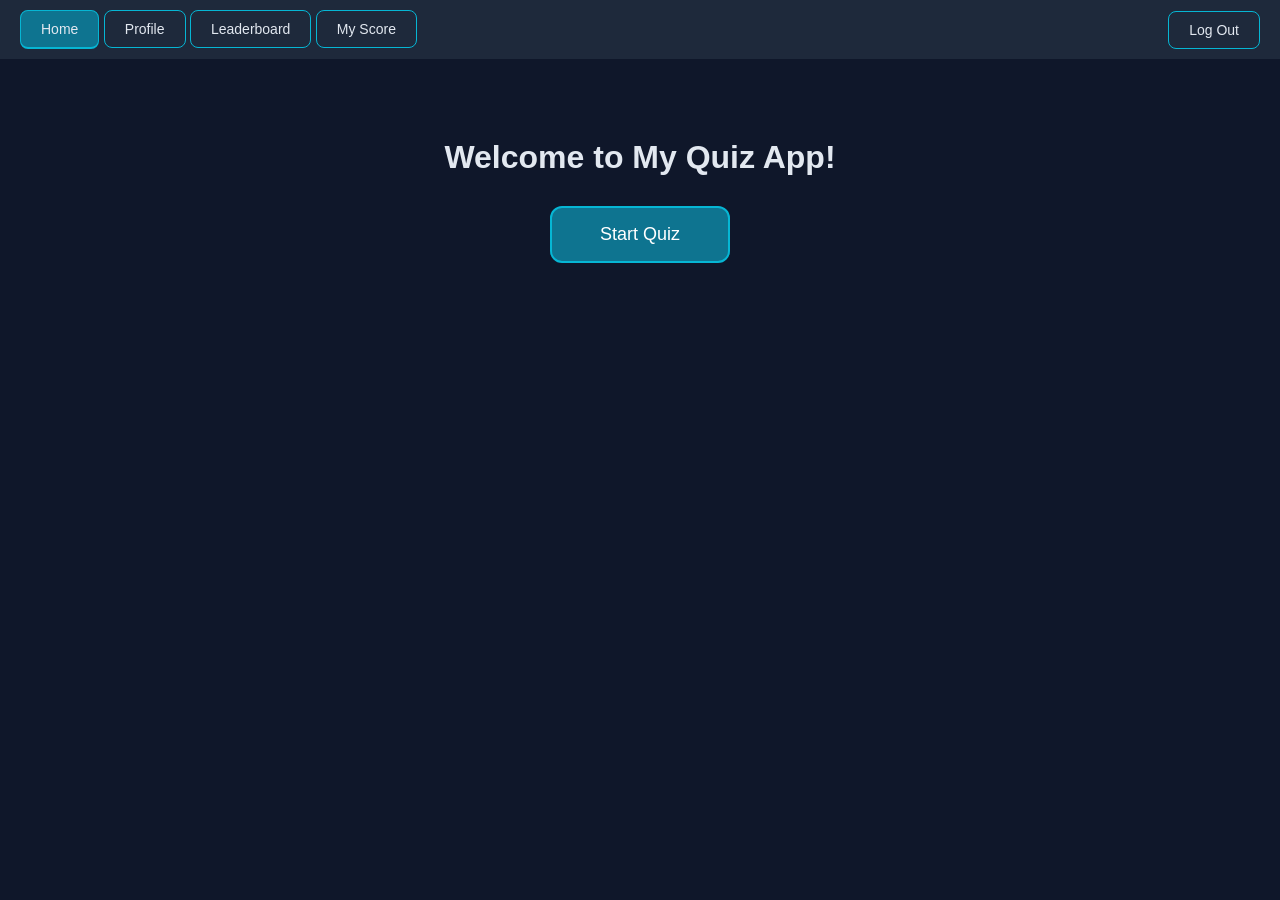
<file: html_files/index.html>
<!DOCTYPE html>
<html lang = "en">
<head>
    <meta charset = "UTF-8">
    <link rel="stylesheet" href = "../StyleandLogic/style.css">
    <link rel="icon" type="image/x-icon" href="../favicon.ico">

    <title>My Quiz</title>
</head>
<body>
<script src="../StyleandLogic/auth.js"></script>

<div id="options">
    <div>
        <button type="button" class = "active" onclick="window.location.href='../html_files/index.html'">Home</button>
        <button type="button" onclick="window.location.href='../html_files/profile.html'">Profile</button>
        <button type="button" onclick="window.location.href='../html_files/leaderboard.html'">Leaderboard</button>
        <button type="button" onclick="window.location.href='../html_files/results.html'">My Score</button>
    </div>
    <div>
        <button type="button" onclick="window.location.href='../php/logout.php'">Log Out</button>
    </div>
</div>

</div>

<div id = "app">
    <h1>Welcome to My Quiz App!</h1>
</div>

<div>
    <button id = "startBtn" onclick="window.location.href='../html_files/quiz.html'">Start Quiz</button>
</div>

</body>
</html>
</file>
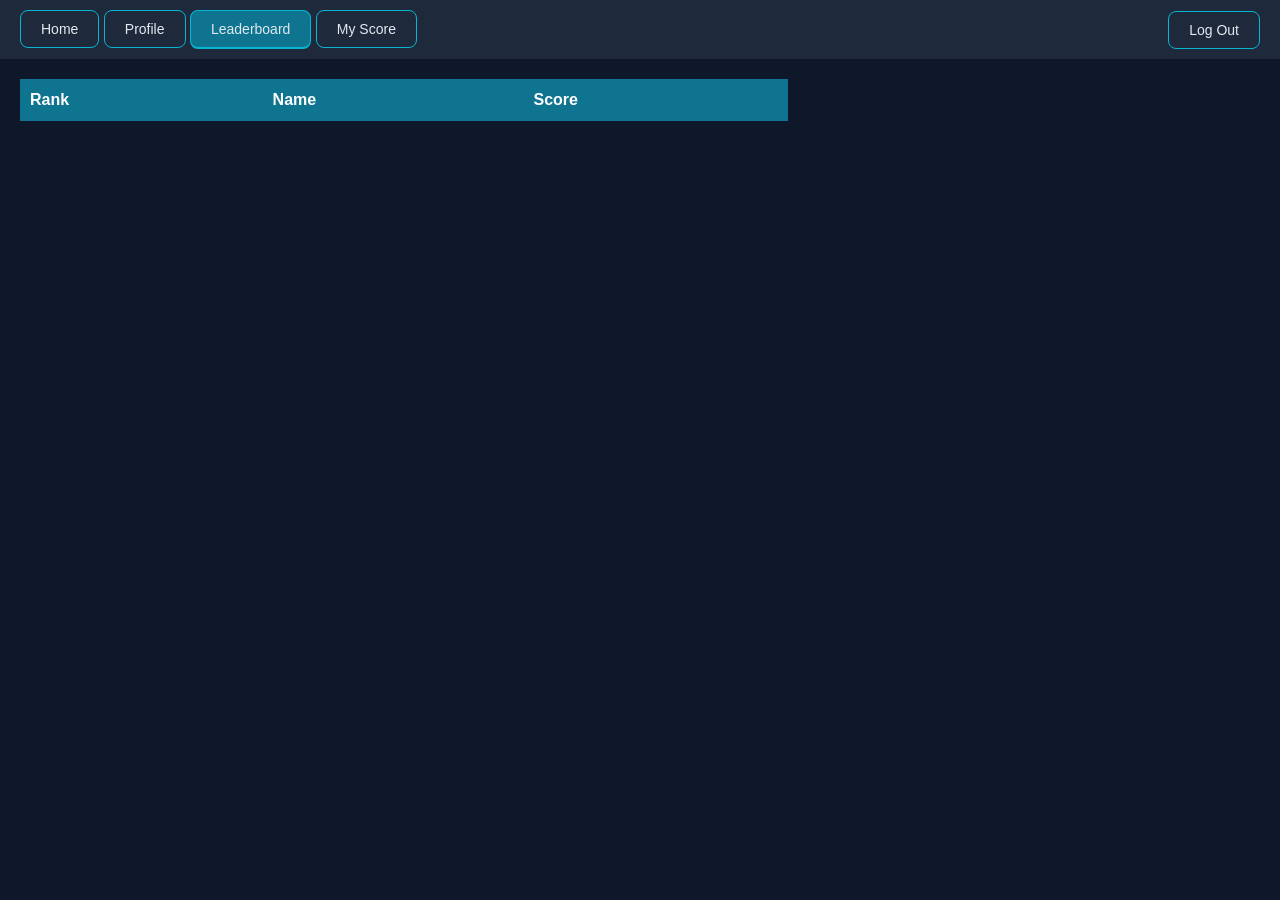
<file: html_files/leaderboard.html>
<!DOCTYPE html>
<html lang = "en">
<head>
    <meta charset = "UTF-8">
    <title>Leaderboard</title>
    <link rel="stylesheet" href = "../StyleandLogic/style.css">
    <link rel="icon" type="image/x-icon" href="../favicon.ico">
</head>
<body>

<script src="../StyleandLogic/auth.js"></script>
<div id="options">
    <div>
        <button type="button" onclick="window.location.href='../html_files/index.html'">Home</button>
        <button type="button" onclick="window.location.href='../html_files/profile.html'">Profile</button>
        <button type="button" class = "active" onclick="window.location.href='../html_files/leaderboard.html'">Leaderboard</button>
        <button type="button" onclick="window.location.href='../html_files/results.html'">My Score</button>
    </div>
    <div>
        <button type="button" onclick="window.location.href='../php/logout.php'">Log Out</button>
    </div>
</div>
<div>
    <table id = "leaderboardTable">
        <tr>
            <th>Rank</th>
            <th>Name</th>
            <th>Score</th>
        </tr>
    </table>
</div>

<script src = "../StyleandLogic/leaderboard.js"></script>

</body>
</html>
</file>
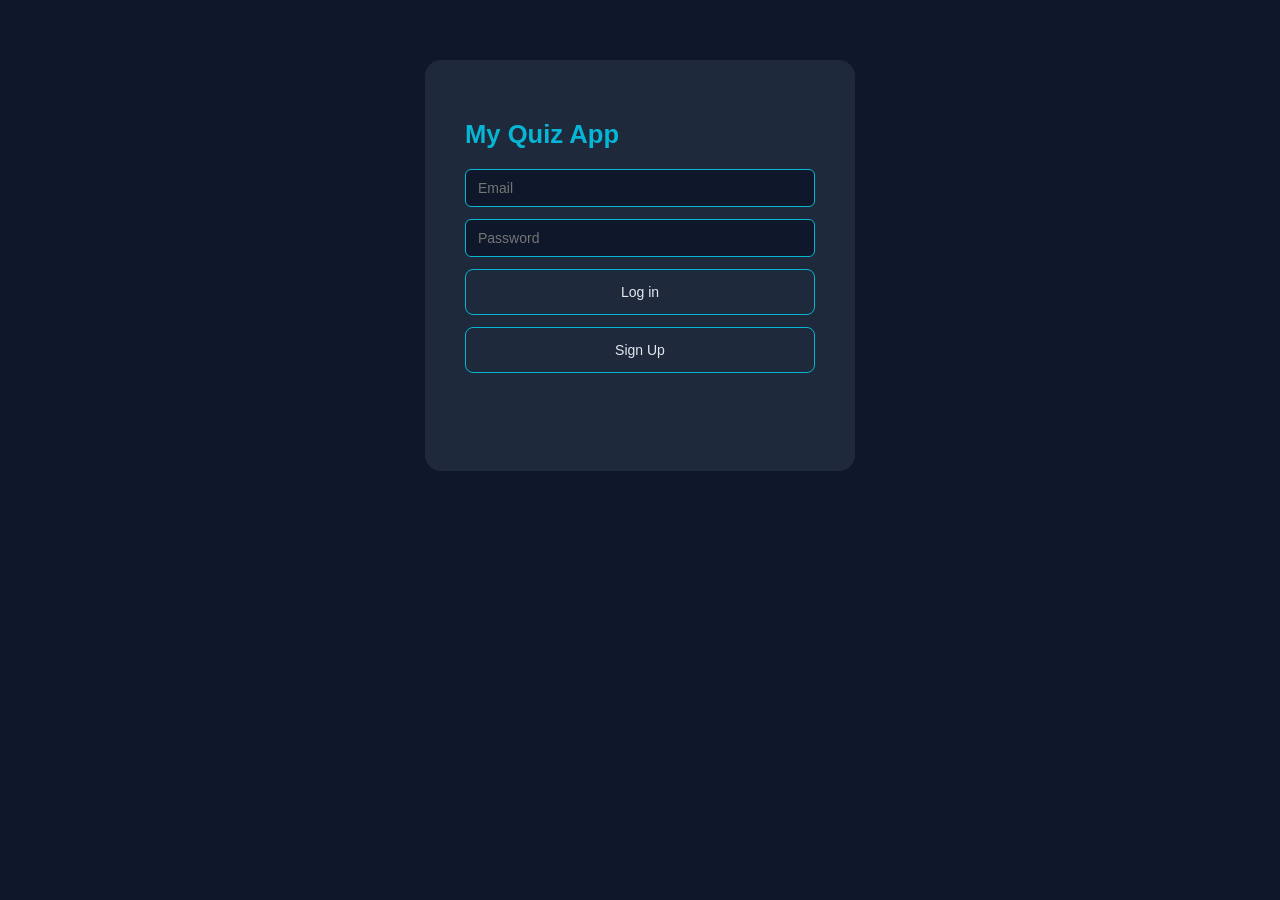
<file: html_files/login.html>
<!DOCTYPE html>
<html lang = "en">
<head>
    <meta charset = "UTF-8">
    <title>Login</title>
    <link rel="stylesheet" href = "../StyleandLogic/style.css">
    <link rel="icon" type="image/x-icon" href="../favicon.ico">
</head>
<body>
<div id="loginCard">
    <h1>My Quiz App</h1>
    <form action="../php/login.php" method="POST">
        <input type="text" placeholder="Email" name="email">
        <input type="password" placeholder="Password" name="password">
        <button type="submit">Log in</button>
    </form>
    <button type="button" onclick="window.location.href='../html_files/signup.html'">Sign Up</button>
    <p id="errorMsg"></p>
</div>

<script>
    const params = new URLSearchParams(window.location.search);
    if (params.get("error")) {
        document.getElementById("errorMsg").innerHTML = "Invalid email or password.";
    }
</script>

</body>
</html>
</file>
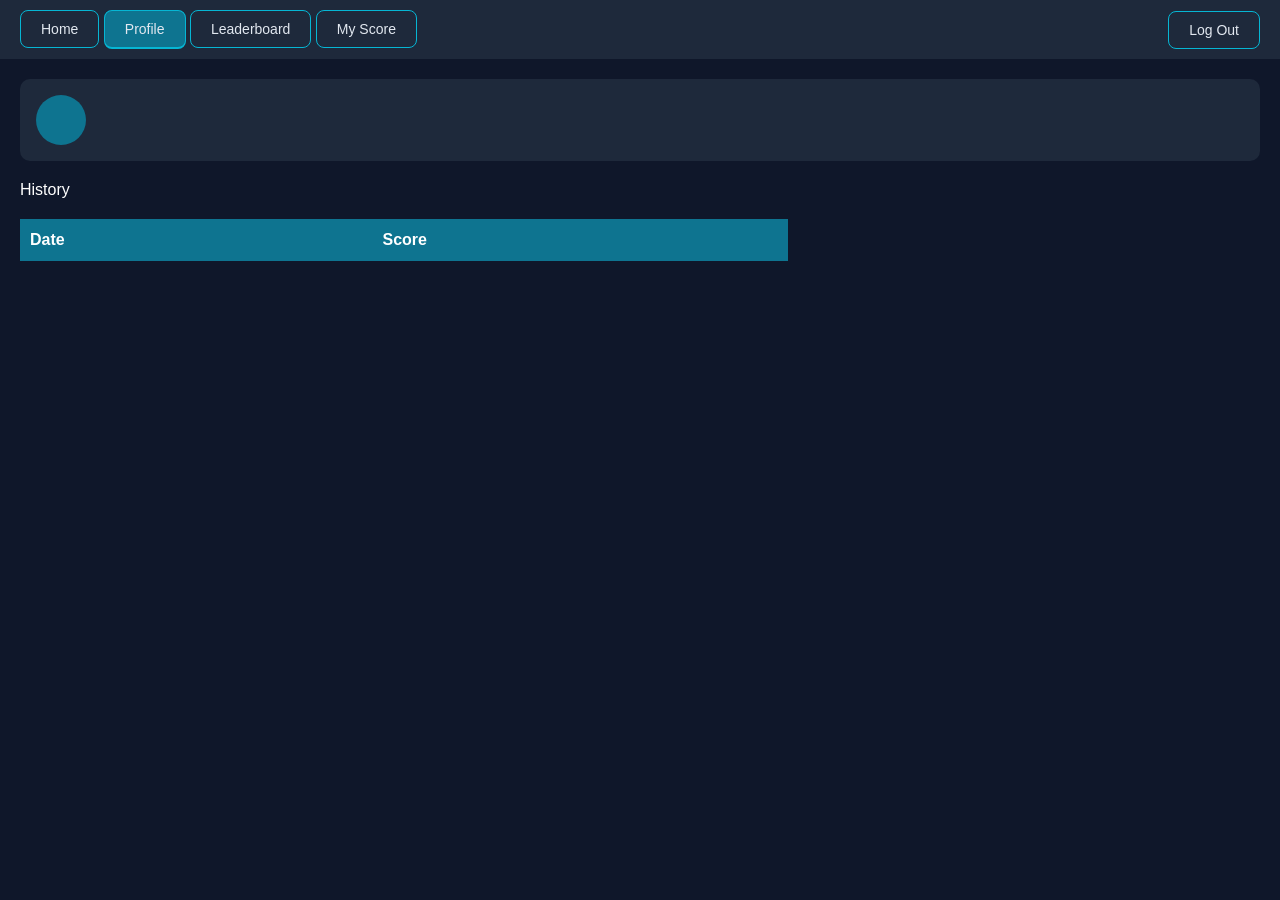
<file: html_files/profile.html>
<!DOCTYPE html>
<html lang = "en">
<head>
    <meta charset = "UTF-8">
    <title>Profile</title>
    <link rel="stylesheet" href = "../StyleandLogic/style.css">
    <link rel="icon" type="image/x-icon" href="../favicon.ico">
</head>
<body>

<script src="../StyleandLogic/auth.js"></script>

<div id="options">
    <div>
        <button type="button" onclick="window.location.href='../html_files/index.html'">Home</button>
        <button type="button" class = "active" onclick="window.location.href='../html_files/profile.html'">Profile</button>
        <button type="button" onclick="window.location.href='../html_files/leaderboard.html'">Leaderboard</button>
        <button type="button" onclick="window.location.href='../html_files/results.html'">My Score</button>
    </div>
    <div>
        <button type="button" onclick="window.location.href='../php/logout.php'">Log Out</button>
    </div>
</div>

<div id="profileCard">
    <div id="profileAvatar"></div>
    <div>
        <p id="userName"></p>
        <p id="userEmail"></p>
    </div>
</div>
<div>
    <p style = "margin-left: 20px;">History</p>
    <table id = "historyTable">
        <tr>
            <th>Date</th>
            <th>Score</th>
        </tr>
    </table>
</div>


<script src = "../StyleandLogic/profile.js"></script>

</body>
</html>
</file>
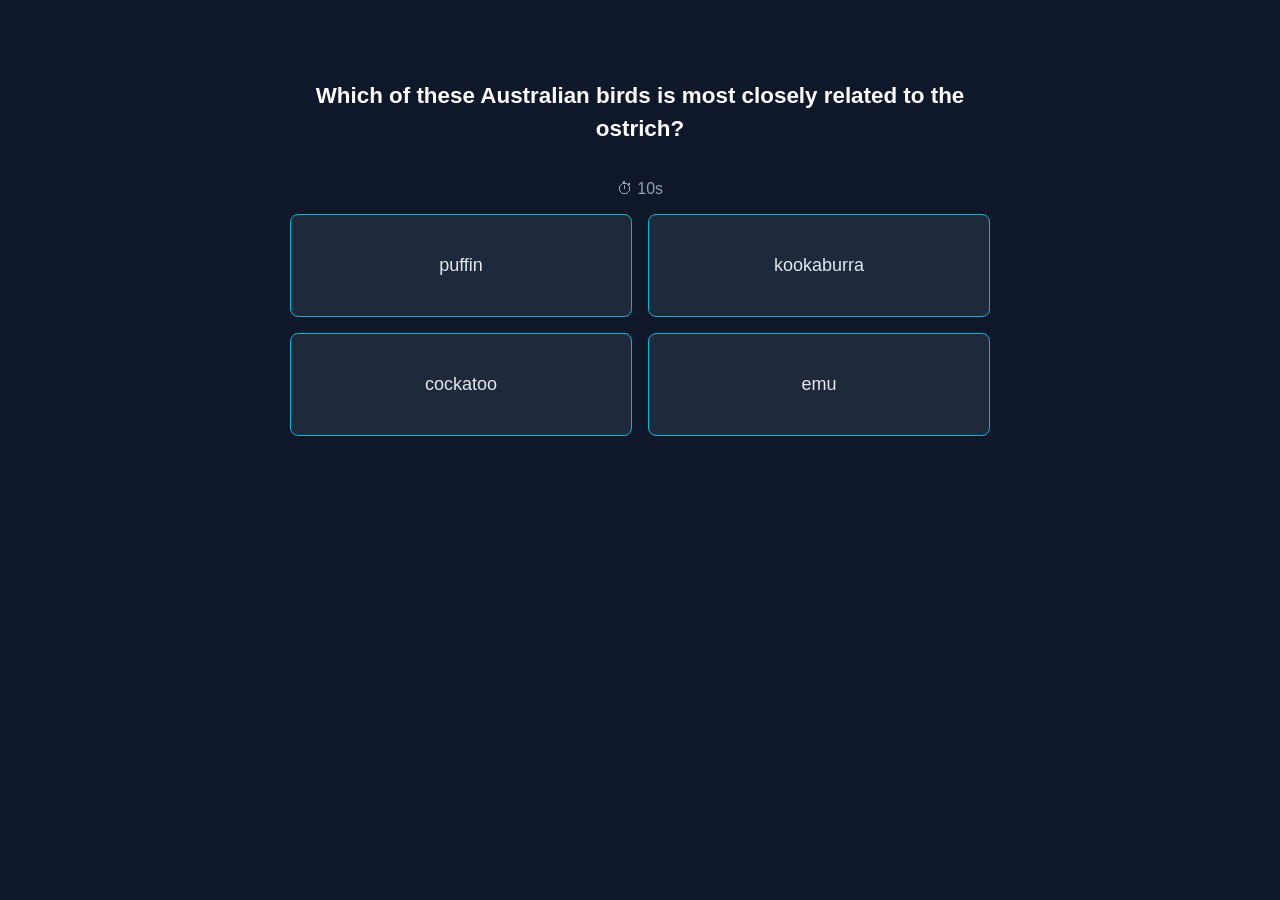
<file: html_files/quiz.html>
<!DOCTYPE html>
<html lang = "en">
<head>
    <meta charset = "UTF-8">
    <title>MY Quiz</title>
    <link rel="stylesheet" href = "../StyleandLogic/style.css">
    <link rel="icon" type="image/x-icon" href="../favicon.ico">
</head>
<body>

<script src="../StyleandLogic/auth.js"></script>

<div>
    <div id = "quizContainer"></div>
</div>

<script src = "../StyleandLogic/quiz.js" defer></script>

</body>
</html>
</file>
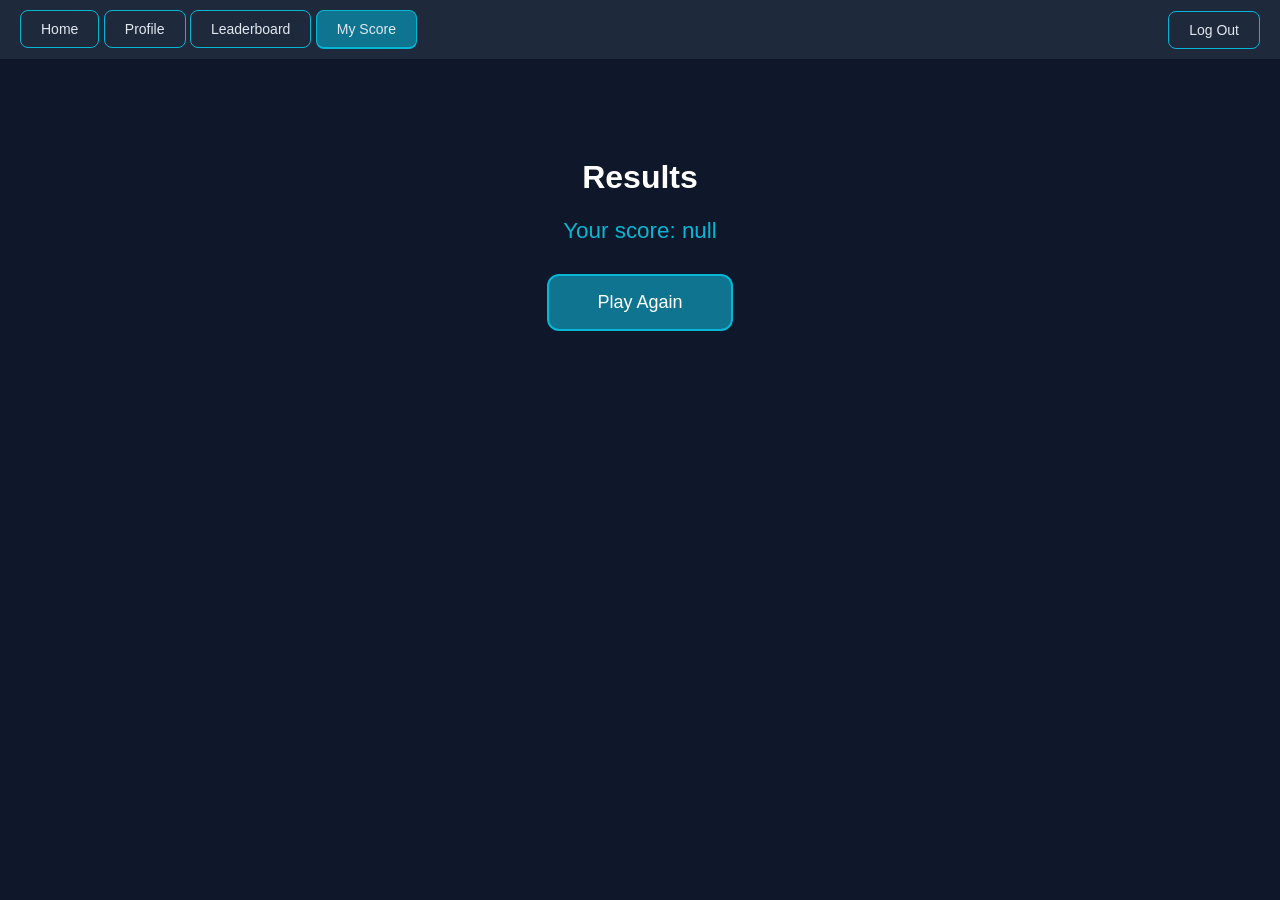
<file: html_files/results.html>
<!DOCTYPE html>
<html lang = "en">
<head>
    <meta charset = "UTF-8">
    <title>Results</title>
    <link rel="stylesheet" href = "../StyleandLogic/style.css">
    <link rel="icon" type="image/x-icon" href="../favicon.ico">
</head>
<body>

<script src="../StyleandLogic/auth.js"></script>

<div id="options">
    <div>
        <button type="button" onclick="window.location.href='../html_files/index.html'">Home</button>
        <button type="button" onclick="window.location.href='../html_files/profile.html'">Profile</button>
        <button type="button" onclick="window.location.href='../html_files/leaderboard.html'">Leaderboard</button>
        <button type="button" class = "active" onclick="window.location.href='../html_files/results.html'">My Score</button>
    </div>
    <div>
        <button type="button" onclick="window.location.href='../php/logout.php'">Log Out</button>
    </div>
</div>

<div id="resultsCard">
    <h1>Results</h1>
    <p id="displayScore"></p>
    <button id="startBtn" onclick="window.location.href='../html_files/quiz.html'">Play Again</button>
</div>

    <script>
        const score = sessionStorage.getItem("score");
        document.getElementById("displayScore").innerHTML = "Your score: " + score;
    </script>
</body>
</html>
</file>
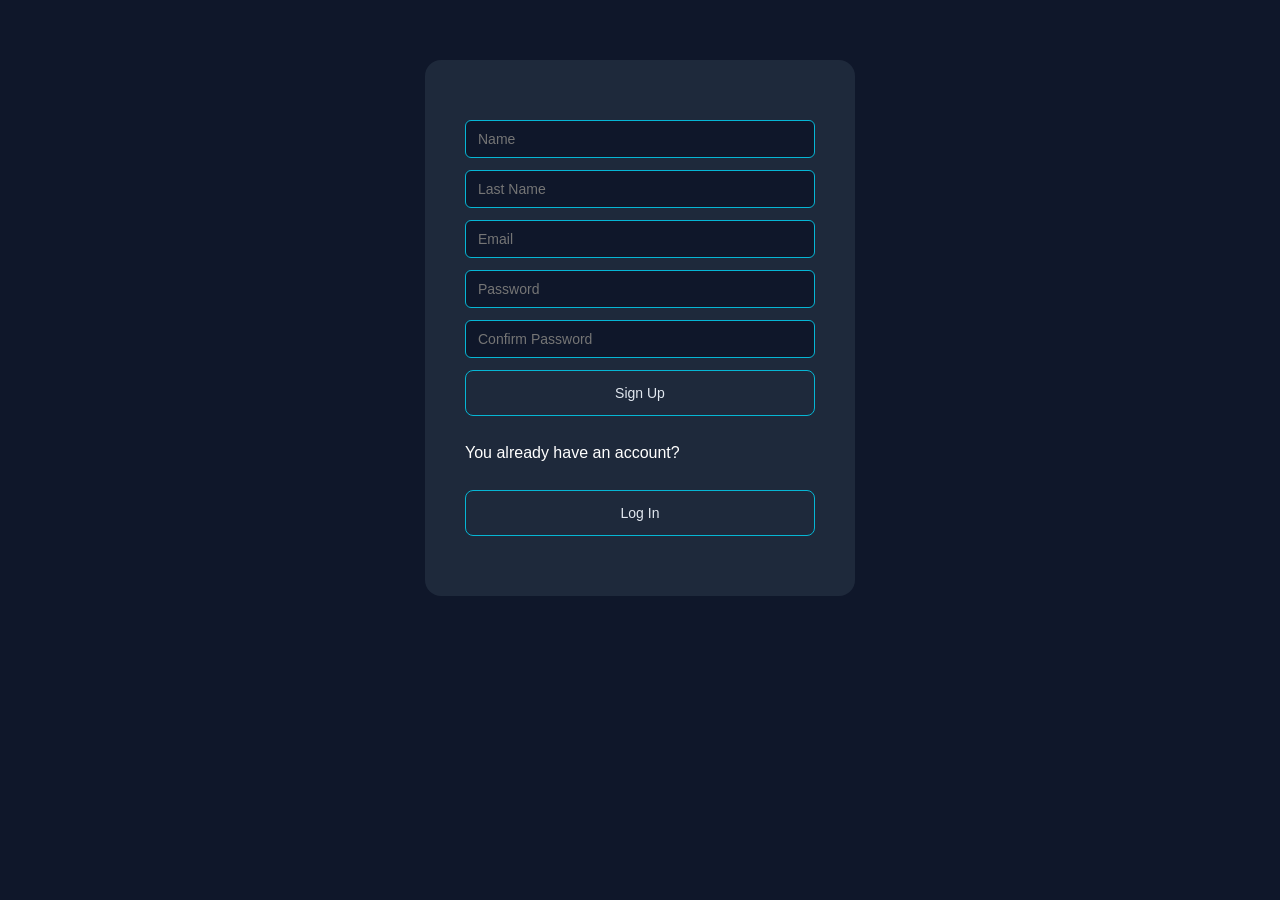
<file: html_files/signup.html>
<!DOCTYPE html>
<html lang = "en">
<head>
    <meta charset = "UTF-8">
    <title>Sign Up</title>
    <link rel="stylesheet" href = "../StyleandLogic/style.css">
    <link rel="icon" type="image/x-icon" href="../favicon.ico">
</head>
<body>
<div>
    <div id = "signupCard">
        <form action = "../php/signup.php" method="POST">
                <input type = "text" id = "name" name = "name" placeholder = "Name">
                <input type = "text" id = "lastName" name = "lastName" placeholder = "Last Name">
                <input type = "email" id = "email" name = "email" placeholder="Email">
                <input type = "password" id = "password" name = "password" placeholder="Password">
                <input type = "password" id = "confirmPassword" name = "confirmPassword" placeholder="Confirm Password">
                <button type = "submit">Sign Up</button>
        </form>

        <p>You already have an account?</p>
        <button onclick="window.location.href = '../html_files/login.html'">Log In</button>

    </div>

</div>

</body>
</html>
</file>
<file: StyleandLogic/style.css>
body {
    background-color: #0F172A;
    color: white;
    font-family: sans-serif;
    margin: 0;
    padding: 0;
}

#options {
    display: flex;
    justify-content: space-between;
    align-items: center;
    background-color: #1E293B;
    padding: 10px 20px;
}

button {
    padding: 10px 20px;
    border-radius: 8px;
    color: #E2E8F0;
    background-color: #1E293B;
    cursor: pointer;
    border: 1px solid #06B6D4;
    font-size: 14px;
    transition: background-color 0.2s;
}

button:hover {
    background-color: #0e7490;
}

button.active {
    background-color: #0e7490;
    border-bottom: 2px solid #06B6D4;
}

#app {
    text-align: center;
    margin-top: 80px;
}

#app h1 {
    font-size: 2rem;
    color: #E2E8F0;
}

#startBtn {
    display: block;
    margin: 30px auto;
    padding: 16px 48px;
    font-size: 18px;
    background-color: #0e7490;
    border: 2px solid #06B6D4;
    border-radius: 12px;
    color: white;
    cursor: pointer;
    transition: background-color 0.2s;
}

#startBtn:hover {
    background-color: #0891b2;
}

#quizContainer {
    display: grid;
    grid-template-columns: 1fr 1fr;
    max-width: 700px;
    margin: 60px auto;
    text-align: center;
    gap: 16px;
}

#quizContainer button {
    width: 100%;
    padding: 40px;
    font-size: 18px;
}

#quizContainer h2 {
    grid-column: span 2;
    font-size: 1.4rem;
    line-height: 1.5;
}

#resultsCard {
    text-align: center;
    margin-top: 100px;
}

#resultsCard h1 {
    font-size: 2rem;
    margin-bottom: 10px;
}

#displayScore {
    font-size: 1.4rem;
    color: #06B6D4;
    margin-bottom: 30px;
}

#profileCard {
    display: flex;
    align-items: center;
    gap: 12px;
    background-color: #1E293B;
    border-radius: 10px;
    padding: 16px;
    margin: 20px;
}

#profileAvatar {
    width: 50px;
    height: 50px;
    border-radius: 50%;
    background-color: #0e7490;
    display: flex;
    align-items: center;
    justify-content: center;
    font-size: 20px;
    font-weight: bold;
    color: #E2E8F0;
    text-align: center;
}

#historyTable,
#leaderboardTable {
    width: 60%;
    margin: 20px;
    border-collapse: collapse;
}

#historyTable th,
#leaderboardTable th {
    background-color: #0e7490;
    padding: 12px 10px;
    text-align: left;
}

#historyTable tr:nth-child(even),
#leaderboardTable tr:nth-child(even) {
    background-color: #1E293B;
}

#historyTable tr:nth-child(odd),
#leaderboardTable tr:nth-child(odd) {
    background-color: #172033;
}

#historyTable td,
#leaderboardTable td {
    padding: 10px;
}

#loginCard, #signupCard {
    background-color: #1E293B;
    width: 350px;
    margin: 60px auto;
    padding: 60px 40px;
    border-radius: 16px;
    display: flex;
    flex-direction: column;
    gap: 12px;
}

#loginCard h1, #signupCard h1 {
    margin: 0 0 8px 0;
    font-size: 1.6rem;
    color: #06B6D4;
}

#loginCard form, #signupCard form {
    width: 100%;
    display: flex;
    flex-direction: column;
    gap: 12px;
}

input {
    background-color: #0F172A;
    border: 1px solid #06B6D4;
    border-radius: 6px;
    padding: 10px 12px;
    color: #E2E8F0;
    font-size: 14px;
    width: 100%;
    box-sizing: border-box;
}

input:focus {
    outline: none;
    border-color: #0891b2;
    box-shadow: 0 0 0 2px rgba(6, 182, 212, 0.2);
}

#loginCard button, #signupCard button {
    padding: 14px !important;
    width: 100%;
    box-sizing: border-box;
}

#errorMsg {
    color: #f87171;
    font-size: 13px;
    text-align: center;
}

#timerBar {
    grid-column: span 2;
    background-color: #1E293B;
    border-radius: 999px;
    height: 10px;
    overflow: hidden;
}

#timerFill {
    height: 100%;
    width: 100%;
    background-color: #06B6D4;
    border-radius: 999px;
    transition: width 1s linear, background-color 0.3s;
}

#timerText {
    grid-column: span 2;
    text-align: center;
    font-size: 1rem;
    color: #94a3b8;
    margin: 0;
}
</file>
